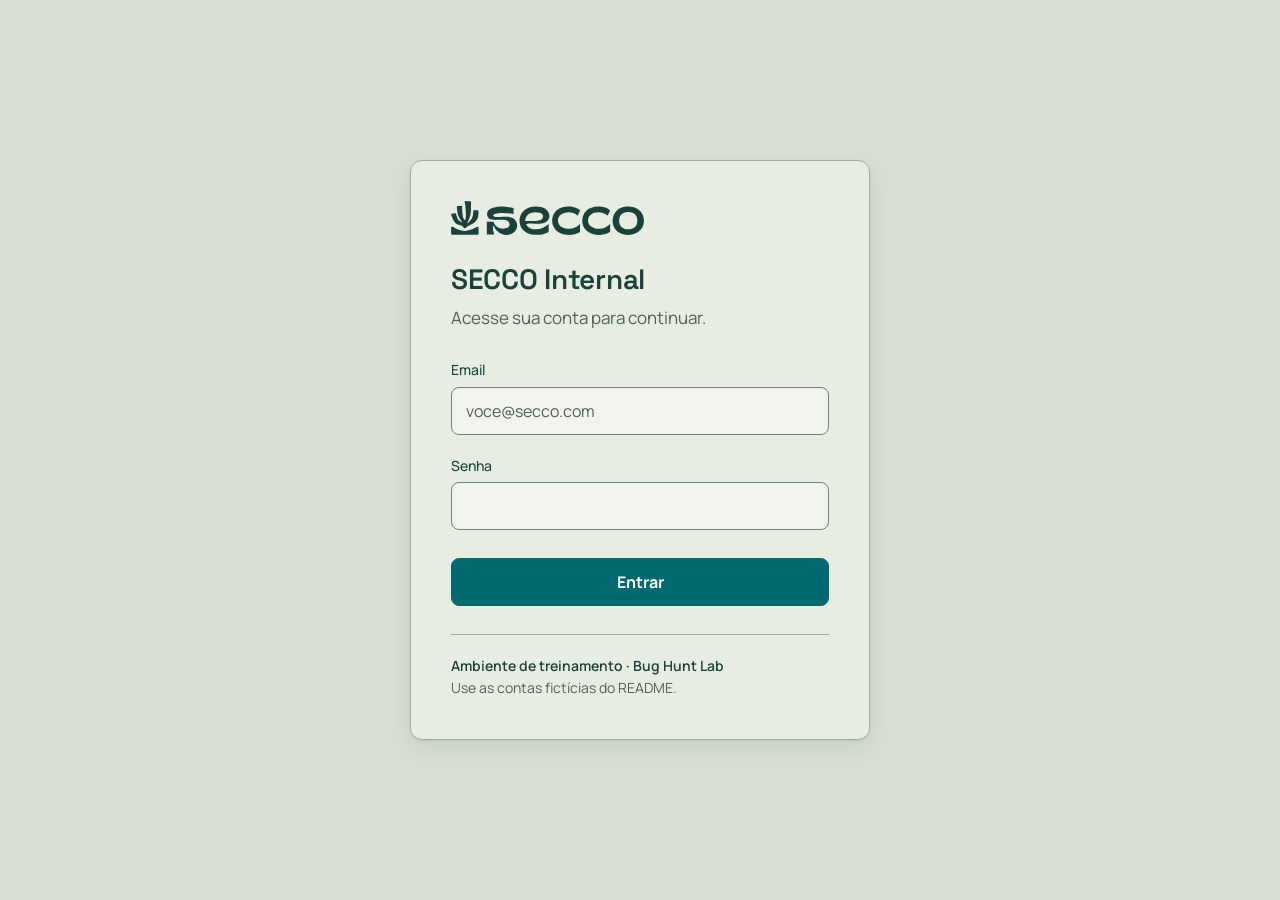
<file: sistema/frontend/index.html>
<!DOCTYPE html>
<html lang="pt-BR">
  <head>
    <meta charset="UTF-8" />
    <meta name="viewport" content="width=device-width, initial-scale=1.0" />
    <title>SECCO Internal — Acesso</title>
    <link rel="icon" href="secco-symbol.svg" />
    <link rel="stylesheet" href="styles.css" />
  </head>
  <body>
    <main class="login-wrapper">
      <section class="login-card" aria-labelledby="login-title">
        <img class="login-logo" src="secco-logo.svg" alt="SECCO" />

        <h1 id="login-title">SECCO Internal</h1>
        <p class="muted login-lead">Acesse sua conta para continuar.</p>

        <div id="alert" class="alert error" role="alert" hidden></div>

        <form id="login-form" novalidate>
          <div class="field">
            <label for="email">Email</label>
            <input
              type="email"
              id="email"
              name="email"
              autocomplete="username"
              placeholder="voce@secco.com"
            />
          </div>

          <div class="field">
            <label for="password">Senha</label>
            <input
              type="password"
              id="password"
              name="password"
              autocomplete="current-password"
            />
          </div>

          <button type="submit" class="block" id="submit">Entrar</button>
        </form>

        <p class="login-footer">
          <strong>Ambiente de treinamento · Bug Hunt Lab</strong>
          Use as contas fictícias do README.
        </p>
      </section>
    </main>

    <script src="app.js"></script>
    <script>
      const form = document.getElementById("login-form");
      const submit = document.getElementById("submit");

      form.addEventListener("submit", async (event) => {
        event.preventDefault();
        hideAlert();
        submit.disabled = true;

        const payload = {
          email: document.getElementById("email").value,
          password: document.getElementById("password").value,
        };

        try {
          const response = await fetch("/api/login", {
            method: "POST",
            headers: { "Content-Type": "application/json" },
            body: JSON.stringify(payload),
          });
          const data = await response.json();

          if (response.ok && data.token) {
            saveToken(data.token);
            window.location.href = "dashboard.html";
            return;
          }

          showAlert(data.error || data.detail || "Não foi possível entrar.");
        } catch (error) {
          showAlert("Erro de conexão com o servidor.");
        } finally {
          submit.disabled = false;
        }
      });
    </script>
  </body>
</html>
</file>
<file: sistema/frontend/styles.css>
/* ==========================================================================
   SECCO INTERNAL — folha de estilo unica
   Identidade visual baseada em seccolab.com.br: verde floresta e teal
   sobre uma base de salvia. Pensada para ser lida tambem no projetor.
   ========================================================================== */

/* Fontes servidas localmente: o sistema nao acessa nada externo. */
@font-face {
  font-family: "Manrope";
  font-style: normal;
  font-weight: 400 700;
  font-display: swap;
  src: url("fonts/manrope-latin.woff2") format("woff2");
}

@font-face {
  font-family: "Space Grotesk";
  font-style: normal;
  font-weight: 500 700;
  font-display: swap;
  src: url("fonts/space-grotesk-latin.woff2") format("woff2");
}

:root {
  /* Paleta da marca */
  --secco-cream: #fefff1;
  --secco-forest: #1a413b;
  --secco-teal: #006a70;
  --secco-cyan: #00b7b5;

  /* Tokens da interface. Contraste conferido (WCAG):
     texto/fundo 8.2:1 · secundario/fundo 4.8:1 · creme/teal 6.3:1
     borda de campo/campo 3.6:1 */
  --bg: #d7ded2;
  --surface: #e8ede2;
  --field: #f1f4ec;
  --tint: #dce4d6;
  --text: var(--secco-forest);
  --text-muted: #4c6258;
  --border: #9caf9f;
  --border-strong: #6f8577;
  --primary: var(--secco-teal);
  --primary-hover: #00585d;
  --on-primary: var(--secco-cream);
  --accent: var(--secco-cyan); /* so detalhes decorativos: contraste baixo no claro */

  --danger: #9b2c1f;
  --danger-bg: #f6e3df;
  --success: #1f5f3a;
  --success-bg: #ddebdf;
  --warning: #6e4f00;
  --warning-bg: #f3ebd3;
  --info-bg: #d5e6e3;

  --font-display: "Space Grotesk", "Segoe UI", Roboto, sans-serif;
  --font-body: "Manrope", "Segoe UI", Roboto, Helvetica, Arial, sans-serif;
  --font-mono: ui-monospace, SFMono-Regular, "Cascadia Mono", Consolas, monospace;

  --radius: 10px;
  --radius-sm: 8px;
  --control-h: 48px;
  --shadow: 0 1px 2px rgba(26, 65, 59, 0.08), 0 8px 24px rgba(26, 65, 59, 0.08);
  --maxw: 1040px;
}

* {
  box-sizing: border-box;
}

body {
  margin: 0;
  background: var(--bg);
  color: var(--text);
  font-family: var(--font-body);
  font-size: 16px;
  line-height: 1.55;
  min-height: 100vh;
  -webkit-font-smoothing: antialiased;
}

/* --- Tipografia ---------------------------------------------------------- */

h1,
h2,
h3 {
  font-family: var(--font-display);
  font-weight: 600;
  letter-spacing: -0.01em;
  line-height: 1.2;
  margin: 0;
}

h1 {
  font-size: 2rem;
}

h2 {
  font-size: 1.25rem;
}

h3 {
  font-size: 1.125rem;
}

p {
  margin: 0;
}

a {
  color: var(--primary);
  text-decoration: underline;
  text-underline-offset: 3px;
}

a:hover {
  color: var(--primary-hover);
}

:focus-visible {
  outline: 3px solid var(--primary);
  outline-offset: 2px;
}

.eyebrow {
  display: block;
  font-size: 0.875rem;
  font-weight: 500;
  color: var(--text-muted);
}

.muted {
  color: var(--text-muted);
}

.mono {
  font-family: var(--font-mono);
  font-size: 0.9375rem;
}

/* --- Marca --------------------------------------------------------------- */

.brand {
  display: flex;
  align-items: center;
  gap: 12px;
}

.brand img {
  height: 26px;
  width: auto;
  display: block;
}

.brand-divider {
  width: 1px;
  height: 22px;
  background: var(--border);
}

.brand-tag {
  font-family: var(--font-display);
  font-size: 1rem;
  font-weight: 500;
  color: var(--text);
}

/* --- Layout -------------------------------------------------------------- */

.topbar {
  position: sticky;
  top: 0;
  z-index: 10;
  background: var(--surface);
  border-bottom: 1px solid var(--border);
}

.topbar-inner {
  max-width: var(--maxw);
  margin: 0 auto;
  padding: 12px 24px;
  display: flex;
  align-items: center;
  justify-content: space-between;
  gap: 16px;
}

.topbar .row {
  flex-wrap: nowrap;
  gap: 16px;
}

.status-pill {
  display: inline-flex;
  align-items: center;
  gap: 8px;
  font-size: 0.875rem;
  font-weight: 500;
  color: var(--text-muted);
}

.status-dot {
  width: 10px;
  height: 10px;
  border-radius: 50%;
  background: var(--accent);
  box-shadow: 0 0 0 2px var(--surface), 0 0 0 3px var(--secco-forest);
}

.page {
  max-width: var(--maxw);
  margin: 0 auto;
  padding: 24px 24px 64px;
}

.page-header {
  margin-bottom: 28px;
}

.page-header h1 {
  margin-top: 6px;
}

.page-header p {
  margin-top: 8px;
  font-size: 1.0625rem;
}

nav.tabs {
  display: flex;
  gap: 4px;
  margin-bottom: 32px;
  border-bottom: 1px solid var(--border);
  overflow-x: auto;
}

nav.tabs a {
  display: inline-flex;
  align-items: center;
  min-height: 48px;
  padding: 0 16px;
  font-weight: 600;
  color: var(--text-muted);
  text-decoration: none;
  white-space: nowrap;
  border-bottom: 3px solid transparent;
  margin-bottom: -1px;
}

nav.tabs a:hover {
  color: var(--text);
  background: var(--tint);
}

nav.tabs a.active {
  color: var(--text);
  font-weight: 700;
  border-bottom-color: var(--primary);
}

.grid {
  display: grid;
  gap: 16px;
  grid-template-columns: repeat(auto-fit, minmax(220px, 1fr));
}

.stack {
  display: flex;
  flex-direction: column;
  gap: 16px;
}

.row {
  display: flex;
  gap: 8px;
  flex-wrap: wrap;
  align-items: center;
}

/* --- Cards --------------------------------------------------------------- */

.card {
  background: var(--surface);
  border: 1px solid var(--border);
  border-radius: var(--radius);
  padding: 24px;
}

.card > h2 {
  margin-bottom: 16px;
}

.card-link {
  display: block;
  color: inherit;
  text-decoration: none;
  transition: border-color 0.15s ease, background-color 0.15s ease;
}

.card-link:hover {
  color: inherit;
  border-color: var(--primary);
  background: var(--field);
}

.card-link:hover h3 {
  text-decoration: underline;
  text-underline-offset: 3px;
}

.card-link h3 {
  margin-bottom: 6px;
  color: var(--primary);
}

.stat {
  display: block;
  margin-top: 4px;
  font-family: var(--font-display);
  font-size: 2.5rem;
  font-weight: 600;
  line-height: 1.1;
}

dl.detail {
  margin: 0;
  display: grid;
  grid-template-columns: 160px 1fr;
  gap: 14px 16px;
  align-items: baseline;
}

dl.detail dt {
  font-size: 0.875rem;
  font-weight: 500;
  color: var(--text-muted);
}

dl.detail dd {
  margin: 0;
  overflow-wrap: anywhere;
}

/* --- Formularios --------------------------------------------------------- */

.field {
  margin-bottom: 20px;
}

.field label {
  display: block;
  font-size: 0.875rem;
  font-weight: 500;
  color: var(--text);
  margin-bottom: 6px;
}

input[type="text"],
input[type="email"],
input[type="password"],
input[type="search"] {
  width: 100%;
  min-height: var(--control-h);
  padding: 0 14px;
  background: var(--field);
  border: 1px solid var(--border-strong);
  border-radius: var(--radius-sm);
  color: var(--text);
  font-family: var(--font-body);
  font-size: 1rem;
  transition: border-color 0.15s ease, box-shadow 0.15s ease;
}

input:hover {
  border-color: var(--text-muted);
}

input:focus {
  outline: none;
  border-color: var(--primary);
  box-shadow: 0 0 0 3px rgba(0, 106, 112, 0.28);
}

input[aria-invalid="true"] {
  border-color: var(--danger);
  border-width: 2px;
}

input::placeholder {
  color: var(--text-muted);
  opacity: 1;
}

button,
.button {
  display: inline-flex;
  align-items: center;
  justify-content: center;
  min-height: var(--control-h);
  padding: 0 22px;
  font-family: var(--font-body);
  font-size: 1rem;
  font-weight: 700;
  background: var(--primary);
  color: var(--on-primary);
  border: 1px solid var(--primary);
  border-radius: var(--radius-sm);
  cursor: pointer;
  text-align: center;
  text-decoration: none;
  transition: background-color 0.15s ease, border-color 0.15s ease,
    color 0.15s ease;
}

button:hover,
.button:hover {
  background: var(--primary-hover);
  border-color: var(--primary-hover);
  color: var(--on-primary);
}

button.ghost,
.button.ghost {
  background: transparent;
  color: var(--text);
  border-color: var(--border-strong);
  min-height: 40px;
  padding: 0 16px;
  font-weight: 600;
}

button.ghost:hover,
.button.ghost:hover {
  background: var(--tint);
  border-color: var(--text);
  color: var(--text);
}

button.block {
  width: 100%;
}

button:disabled,
button:disabled:hover {
  background: #c5cfc2;
  border-color: var(--border);
  color: var(--text-muted);
  cursor: not-allowed;
}

/* --- Login --------------------------------------------------------------- */

.login-wrapper {
  min-height: 100vh;
  display: flex;
  align-items: center;
  justify-content: center;
  padding: 32px 16px;
}

.login-card {
  width: 100%;
  max-width: 460px;
  background: var(--surface);
  border: 1px solid var(--border);
  border-radius: 12px;
  box-shadow: var(--shadow);
  padding: 40px;
}

.login-logo {
  display: block;
  height: 34px;
  width: auto;
  margin-bottom: 28px;
}

.login-card h1 {
  font-size: 1.75rem;
}

.login-lead {
  margin: 8px 0 28px;
  font-size: 1.0625rem;
}

.login-card form button {
  margin-top: 8px;
}

.login-footer {
  margin-top: 28px;
  padding-top: 20px;
  border-top: 1px solid var(--border);
  font-size: 0.875rem;
  color: var(--text-muted);
}

.login-footer strong {
  display: block;
  color: var(--text);
  font-weight: 600;
}

/* --- Tabelas ------------------------------------------------------------- */

.card.table-card {
  padding: 8px 0;
}

.table-wrap {
  overflow-x: auto;
}

table {
  width: 100%;
  border-collapse: collapse;
}

th {
  text-align: left;
  font-size: 0.875rem;
  font-weight: 700;
  color: var(--text);
  padding: 14px 16px;
  border-bottom: 2px solid var(--border);
  white-space: nowrap;
}

td {
  padding: 14px 16px;
  border-bottom: 1px solid var(--border);
  vertical-align: middle;
}

tbody tr:hover td {
  background: var(--tint);
}

tbody tr:last-child td {
  border-bottom: none;
}

.badge {
  display: inline-block;
  font-size: 0.875rem;
  font-weight: 600;
  line-height: 1.4;
  padding: 2px 10px;
  border: 1px solid var(--border-strong);
  border-radius: 6px;
  background: var(--field);
  color: var(--text);
  white-space: nowrap;
}

.badge.admin {
  background: var(--info-bg);
  border-color: var(--primary);
  color: var(--primary-hover);
}

.badge.active {
  background: var(--success-bg);
  border-color: var(--success);
  color: var(--success);
}

.badge.blocked {
  background: var(--danger-bg);
  border-color: var(--danger);
  color: var(--danger);
}

.badge.pending {
  background: var(--warning-bg);
  border-color: var(--warning);
  color: var(--warning);
}

/* --- Mensagens ----------------------------------------------------------- */

.alert {
  display: flex;
  gap: 8px;
  align-items: baseline;
  border: 1px solid var(--border-strong);
  border-left-width: 4px;
  border-radius: var(--radius-sm);
  padding: 12px 16px;
  margin-bottom: 20px;
  background: var(--field);
  color: var(--text);
}

/* O rotulo em texto garante que a mensagem nao dependa so da cor. */
.alert::before {
  font-weight: 700;
  white-space: nowrap;
}

.alert.error {
  background: var(--danger-bg);
  border-color: var(--danger);
  color: var(--danger);
}

.alert.error::before {
  content: "Erro:";
}

.alert.ok {
  background: var(--success-bg);
  border-color: var(--success);
  color: var(--success);
}

.alert.ok::before {
  content: "Pronto:";
}

[hidden] {
  display: none !important;
}

.empty {
  padding: 32px 16px;
  text-align: center;
  color: var(--text-muted);
}

tbody tr:hover td.empty {
  background: none;
}

.lab-note {
  margin-top: 48px;
  padding-top: 16px;
  border-top: 1px solid var(--border);
  font-size: 0.875rem;
  color: var(--text-muted);
}

/* --- Responsivo ---------------------------------------------------------- */

@media (max-width: 640px) {
  .page {
    padding: 16px 16px 48px;
  }

  .topbar-inner {
    padding: 10px 16px;
  }

  .brand img {
    height: 22px;
  }

  h1 {
    font-size: 1.625rem;
  }

  .status-pill {
    display: none;
  }

  nav.tabs {
    margin-bottom: 24px;
  }

  nav.tabs a {
    padding: 0 12px;
  }

  .login-card {
    padding: 28px 20px;
  }

  dl.detail {
    grid-template-columns: 1fr;
    gap: 2px 0;
  }

  dl.detail dd {
    margin-bottom: 14px;
  }

  /* Tabela vira lista: cada linha em bloco, com o nome da coluna ao lado. */
  .table-wrap table,
  .table-wrap tbody,
  .table-wrap tr,
  .table-wrap td {
    display: block;
  }

  .table-wrap thead {
    position: absolute;
    width: 1px;
    height: 1px;
    overflow: hidden;
    clip: rect(0 0 0 0);
  }

  .table-wrap tr {
    padding: 12px 16px;
    border-bottom: 1px solid var(--border);
  }

  .table-wrap tbody tr:last-child {
    border-bottom: none;
  }

  .table-wrap td {
    display: grid;
    grid-template-columns: 110px 1fr;
    gap: 12px;
    align-items: baseline;
    padding: 4px 0;
    border-bottom: none;
    overflow-wrap: anywhere;
  }

  .table-wrap td > .badge {
    justify-self: start;
  }

  .table-wrap td[data-label]::before {
    content: attr(data-label);
    font-family: var(--font-body);
    font-size: 0.875rem;
    font-weight: 600;
    color: var(--text-muted);
  }

  .table-wrap td.empty {
    display: block;
  }

  tbody tr:hover td {
    background: none;
  }
}
</file>
